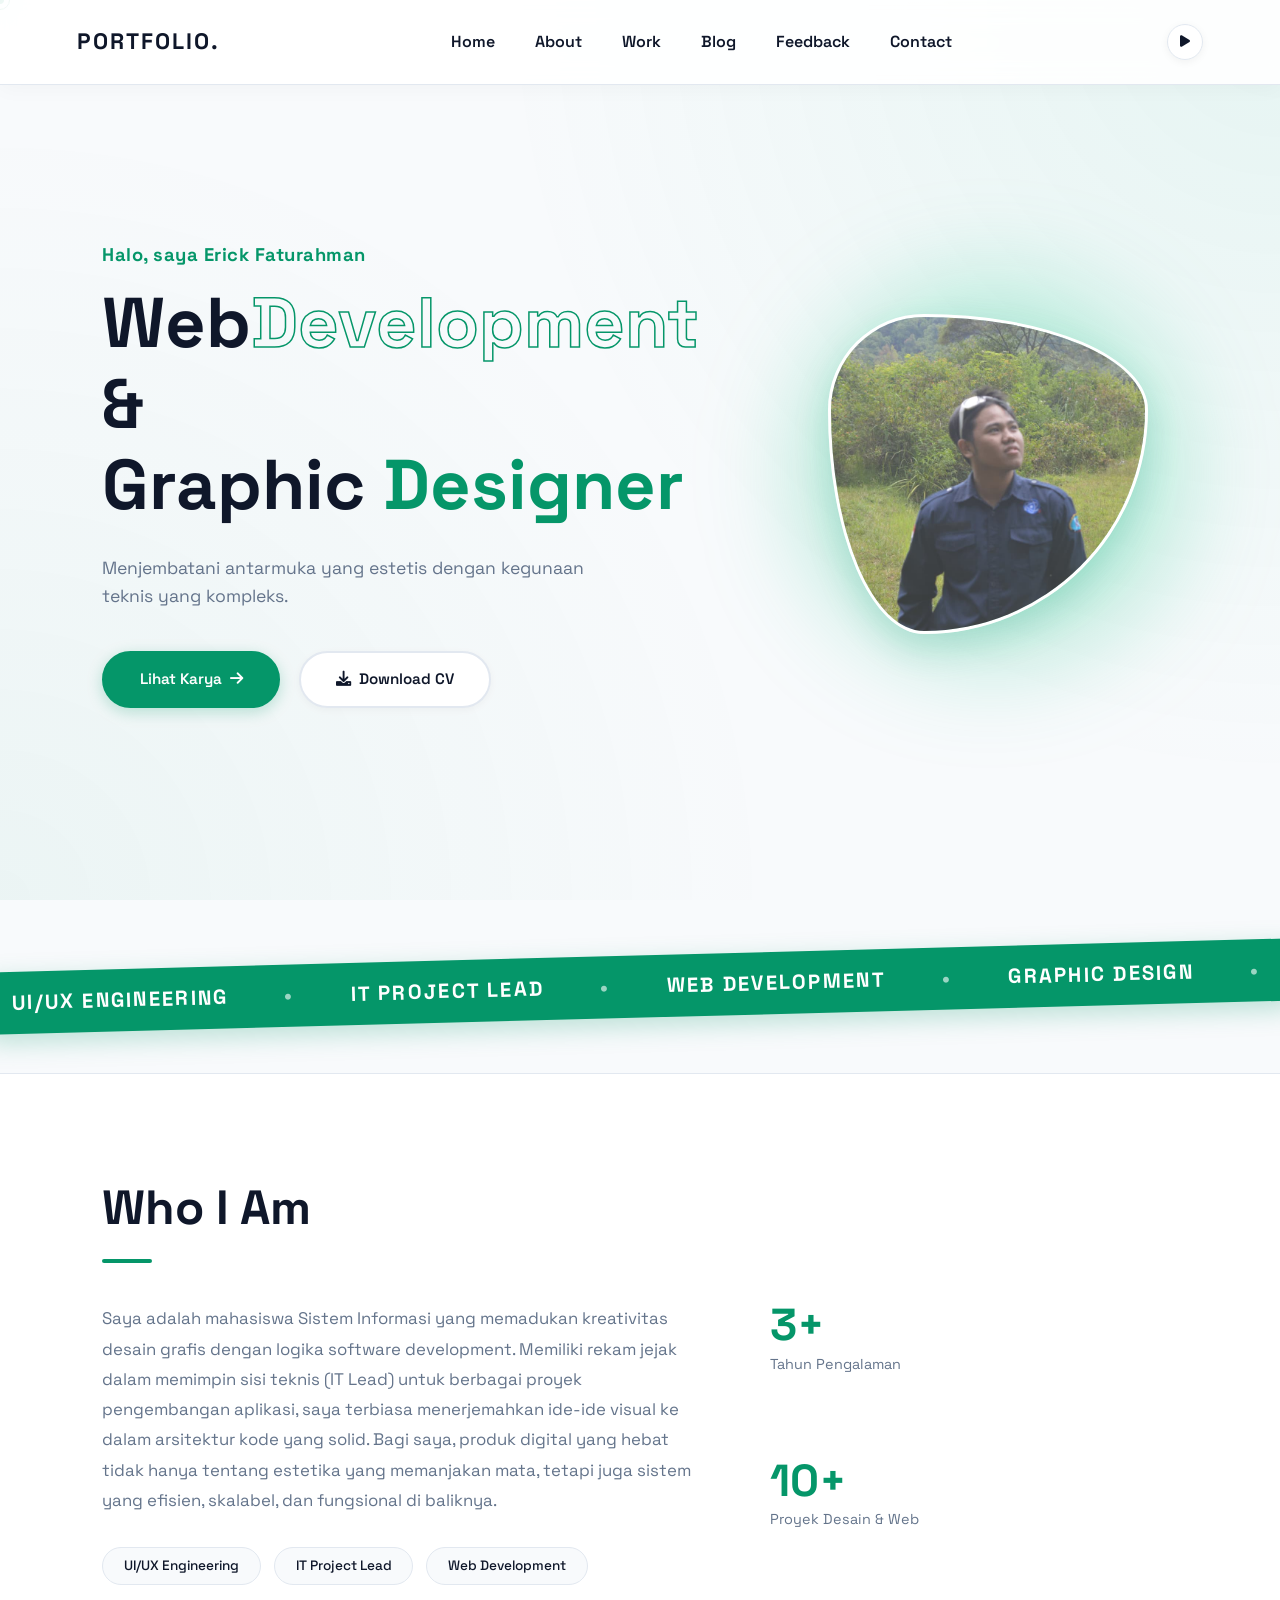
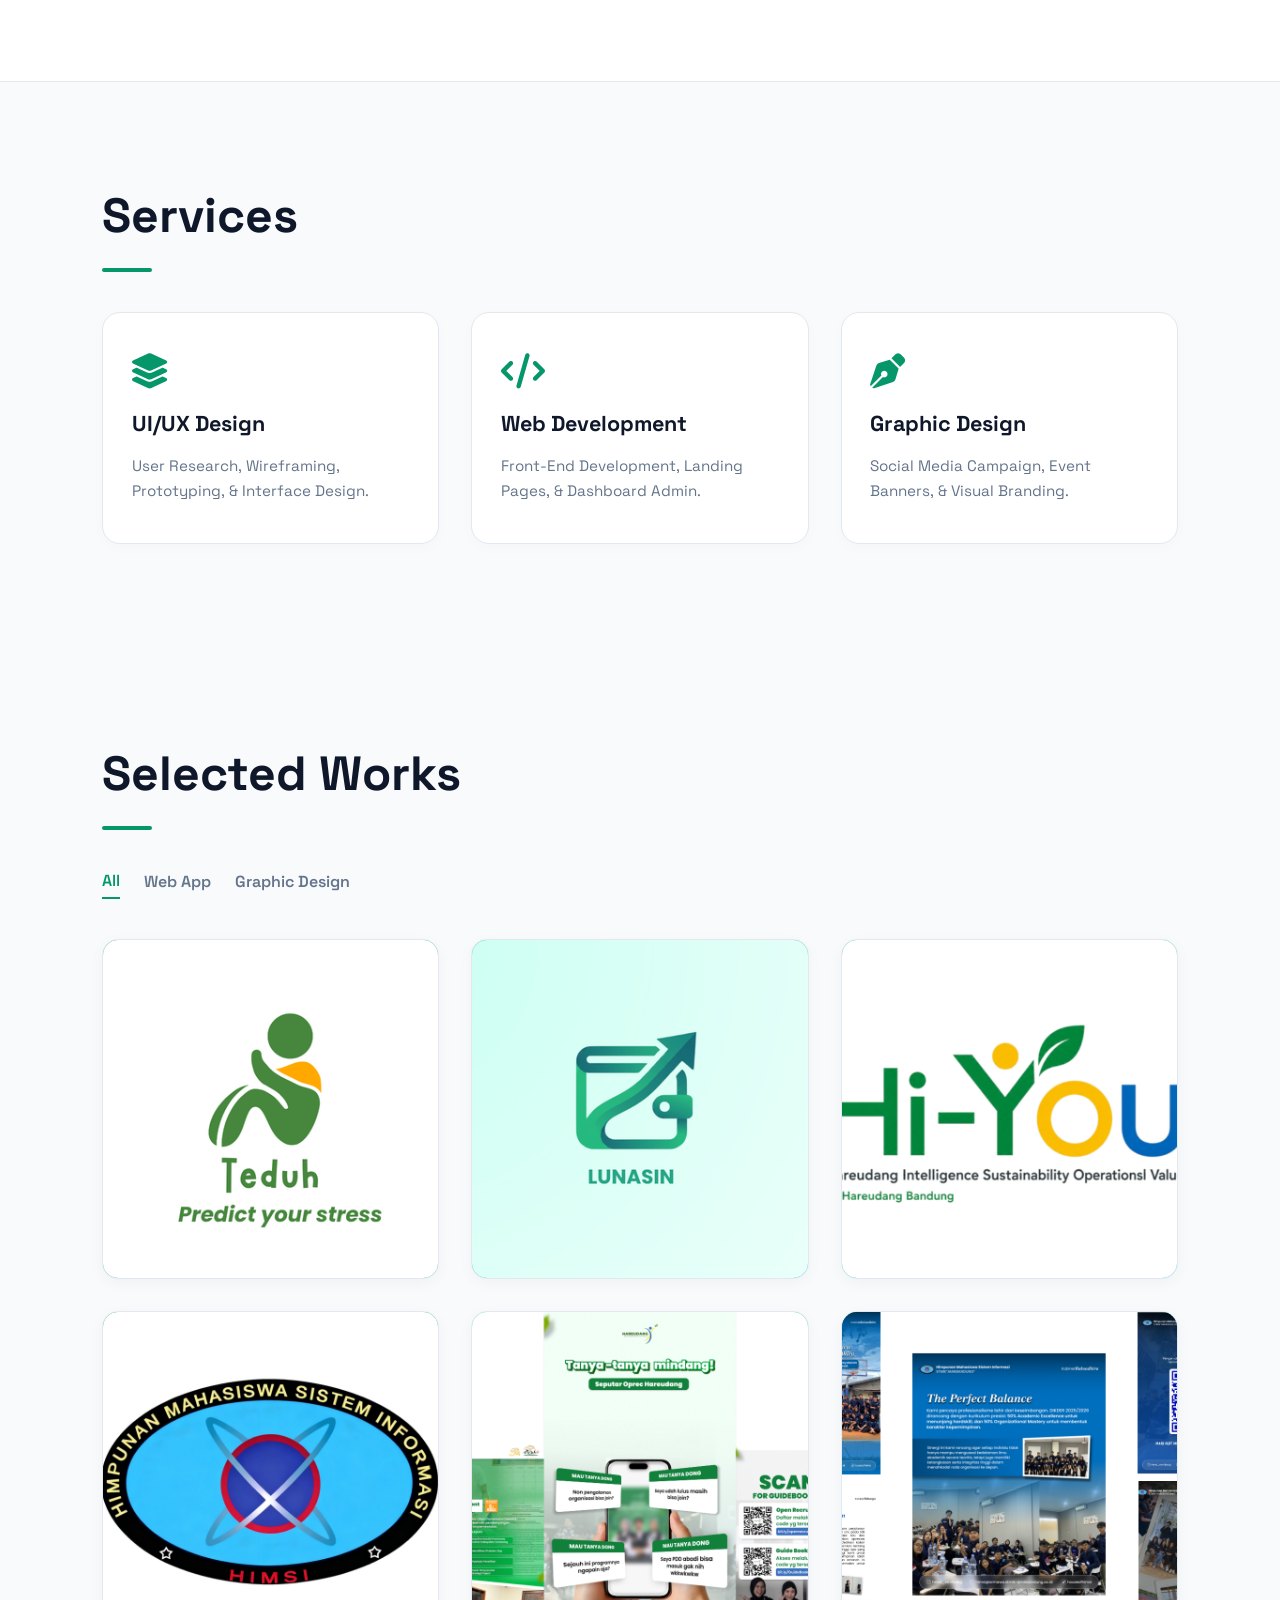
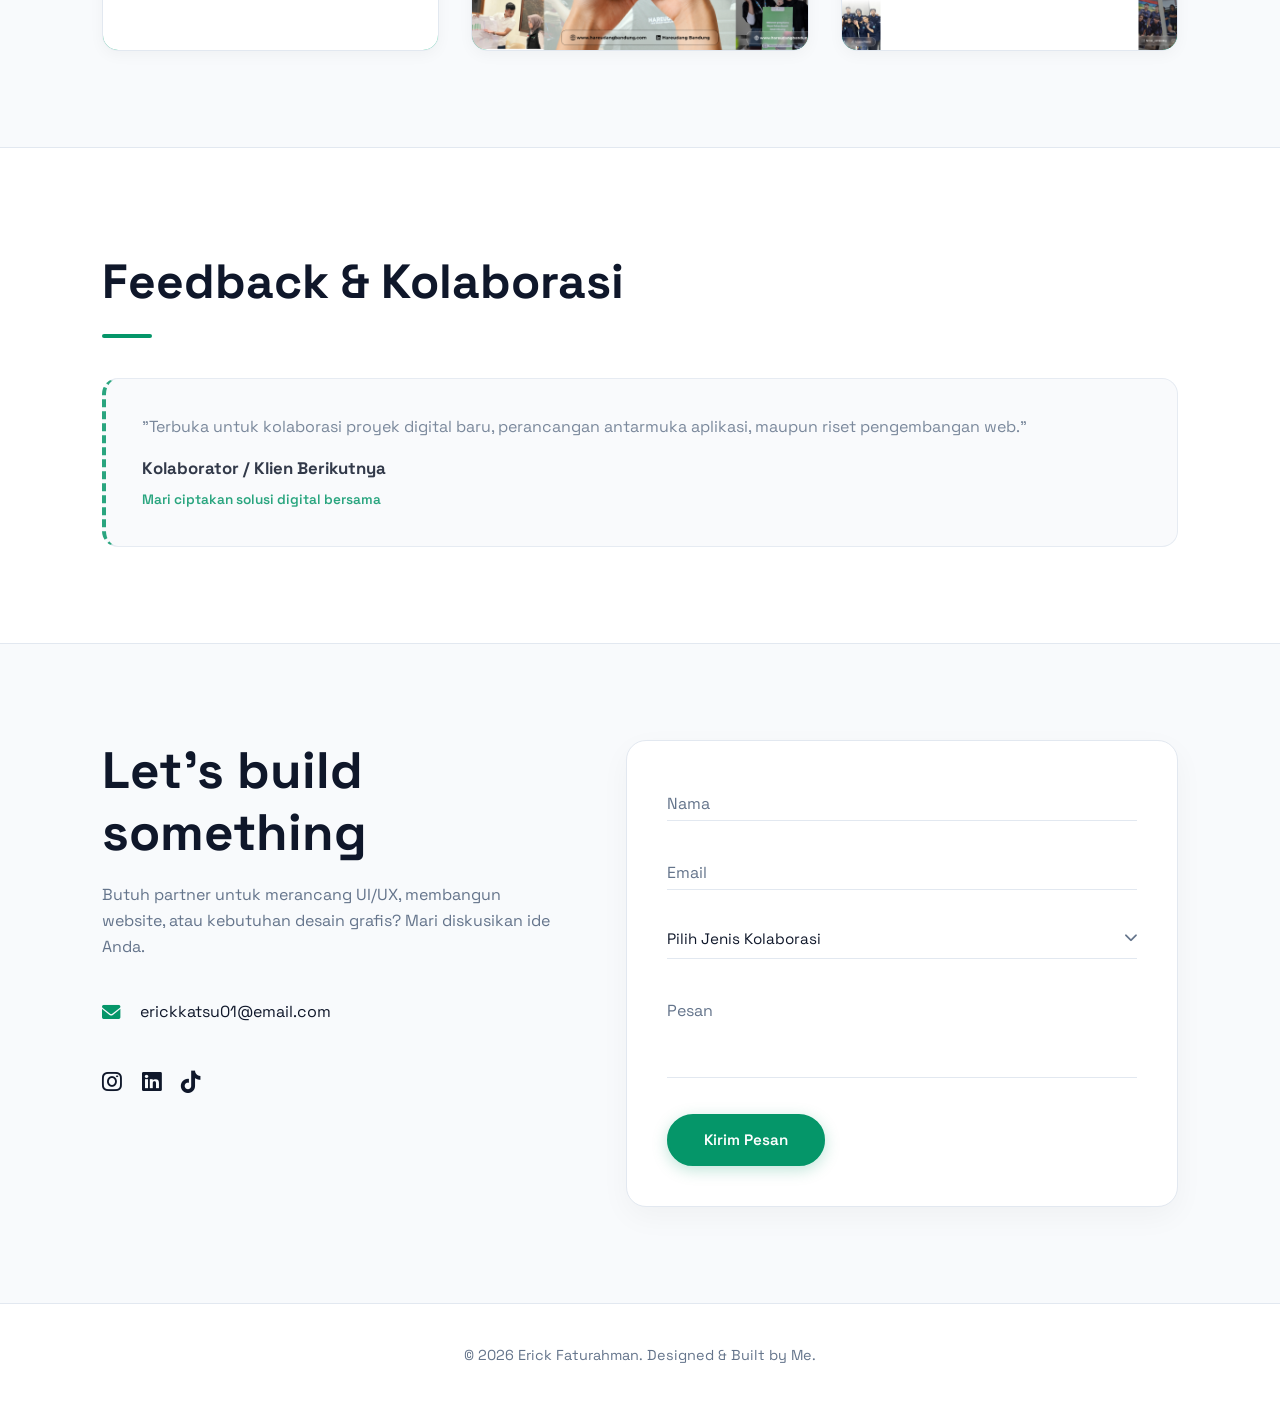
<file: index.html>
<!DOCTYPE html>
<html lang="id">
<head>
    <meta charset="UTF-8">
    <meta name="viewport" content="width=device-width, initial-scale=1.0">
    
    <!-- SEO & Open Graph -->
    <meta property="og:title" content="Erick - UI/UX & Web Developer Portfolio">
    <meta property="og:description" content="Spesialis desain antarmuka, pengembangan web, dan visual storytelling. Lihat karya terbaik saya di sini.">
    <meta property="og:image" content="erik.jpeg">
    <meta property="og:url" content="https://www.erickfaturahman.tech/">
    
    <title>Portofolio Desainer Grafis & UI/UX Engineer</title>
    <link rel="stylesheet" href="style.css">
    <link href="https://fonts.googleapis.com/css2?family=Space+Grotesk:wght@300;400;500;600;700&display=swap" rel="stylesheet">
    <link rel="stylesheet" href="https://cdnjs.cloudflare.com/ajax/libs/font-awesome/6.0.0/css/all.min.css">
</head>
<body>
    <!-- Cursor Kustom -->
    <div class="cursor"></div>
    <div class="cursor2"></div>

    <!-- Navigasi -->
    <nav class="navbar">
        <div class="logo">PORTFOLIO.</div>
        <ul class="nav-links">
            <li><a href="#home">Home</a></li>
            <li><a href="#about">About</a></li>
            <li><a href="#portfolio">Work</a></li>
            <li><a href="blog.html">Blog</a></li>
            <li><a href="#testimonials">Feedback</a></li>
            <li><a href="#contact">Contact</a></li>
        </ul>
        
        <!-- Music Toggle -->
        <div class="music-control">
            <button id="music-btn" class="music-btn" aria-label="Toggle Music">
                <i class="fas fa-play"></i>
            </button>
            <audio id="bg-music" loop>
                <source src="musek.mp3" type="audio/mp3">
            </audio>
        </div>

        <div class="burger">
            <div class="line1"></div>
            <div class="line2"></div>
            <div class="line3"></div>
        </div>
    </nav>

    <!-- Hero Section -->
    <section id="home" class="hero">
        <div class="hero-content">
            <p class="greeting">Halo, saya Erick Faturahman</p>
            <h1 class="headline">Web<span class="outline-text">Development</span> & <br> Graphic <span class="highlight">Designer</span></h1>
            <p class="sub-headline">Menjembatani antarmuka yang estetis dengan kegunaan teknis yang kompleks.</p>
            <div class="hero-buttons">
                <a href="#portfolio" class="btn-primary">Lihat Karya <i class="fas fa-arrow-right"></i></a>
                <a href="cv.pdf" class="btn-secondary" download><i class="fas fa-download"></i> Download CV</a>
            </div>
        </div>
        <div class="hero-visual">
            <div class="circle"></div>
            <div class="image-wrapper">
                <img src="erik.jpeg" alt="Profile Picture Erick" class="profile-img">
            </div>
        </div>
    </section>

    <!-- Marquee Section -->
    <div class="marquee-container">
        <div class="marquee-content">
            <span>UI/UX ENGINEERING</span> <span class="dot">•</span>
            <span>IT PROJECT LEAD</span> <span class="dot">•</span>
            <span>WEB DEVELOPMENT</span> <span class="dot">•</span>
            <span>GRAPHIC DESIGN</span> <span class="dot">•</span>
            <span>UI/UX ENGINEERING</span> <span class="dot">•</span>
            <span>IT PROJECT LEAD</span> <span class="dot">•</span>
            <span>WEB DEVELOPMENT</span> <span class="dot">•</span>
            <span>GRAPHIC DESIGN</span> <span class="dot">•</span>
        </div>
    </div>

    <!-- About Section -->
    <section id="about" class="about">
        <div class="container">
            <div class="section-title">
                <h2>Who I Am</h2>
                <div class="line"></div>
            </div>
            <div class="about-content">
                <div class="about-text">
                    <p>Saya adalah mahasiswa Sistem Informasi yang memadukan kreativitas desain grafis dengan logika software development. Memiliki rekam jejak dalam memimpin sisi teknis (IT Lead) untuk berbagai proyek pengembangan aplikasi, saya terbiasa menerjemahkan ide-ide visual ke dalam arsitektur kode yang solid. Bagi saya, produk digital yang hebat tidak hanya tentang estetika yang memanjakan mata, tetapi juga sistem yang efisien, skalabel, dan fungsional di baliknya.</p>
                    
                    <div class="skills">
                        <div class="skill-tag">UI/UX Engineering</div>
                        <div class="skill-tag">IT Project Lead</div>
                        <div class="skill-tag">Web Development</div>
                    </div>
                </div>
                <div class="stats">
                    <div class="stat-item">
                        <h3>3+</h3>
                        <p>Tahun Pengalaman</p>
                    </div>
                    <div class="stat-item">
                        <h3>10+</h3>
                        <p>Proyek Desain & Web</p>
                    </div>
                </div>
            </div>
        </div>
    </section>

    <!-- Services Section -->
    <section id="services" class="services">
        <div class="container">
            <div class="section-title">
                <h2>Services</h2>
                <div class="line"></div>
            </div>
            <div class="services-grid">
                <div class="service-card">
                    <i class="fas fa-layer-group"></i>
                    <h3>UI/UX Design</h3>
                    <p>User Research, Wireframing, Prototyping, & Interface Design.</p>
                </div>
                <div class="service-card">
                    <i class="fas fa-code"></i>
                    <h3>Web Development</h3>
                    <p>Front-End Development, Landing Pages, & Dashboard Admin.</p>
                </div>
                <div class="service-card">
                    <i class="fas fa-pen-nib"></i>
                    <h3>Graphic Design</h3>
                    <p>Social Media Campaign, Event Banners, & Visual Branding.</p>
                </div>
            </div>
        </div>
    </section>

    <!-- Portfolio Section -->
    <section id="portfolio" class="portfolio">
        <div class="container">
            <div class="section-title">
                <h2>Selected Works</h2>
                <div class="line"></div>
            </div>
            
            <div class="filter-buttons">
                <button class="filter-btn active" data-filter="all">All</button>
                <button class="filter-btn" data-filter="webdev">Web App</button>
                <button class="filter-btn" data-filter="graphic">Graphic Design</button>
            </div>

            <div class="gallery">
                <!-- Item 1: Teduh -->
                <div class="gallery-item" data-category="webdev" 
                     data-title="Web App Teduh" 
                     data-desc="Platform web terintegrasi Machine Learning untuk deteksi dini tingkat stres. Memanfaatkan algoritma Random Forest Classifier untuk menganalisis 13 indikator metrik."
                     data-problem="Menerjemahkan data hasil prediksi AI yang kompleks menjadi antarmuka web yang empatik, menenangkan, dan tidak mengintimidasi pengguna."
                     data-process="Merancang prototipe psikologis di Figma, menerjemahkannya dengan HTML & Tailwind CSS, dan menghubungkannya dengan endpoint API prediksi."
                     data-solution="Dashboard interaktif yang menampilkan hasil deteksi beserta faktor pemicu utama stres secara real-time dan mudah dipahami.">
                    <div class="image-placeholder gradient-1">
                        <img src="./teduh.png" alt="Aplikasi Teduh" class="gallery-img-overlay">
                    </div>
                    <div class="overlay">
                        <h3>Sistem Teduh</h3>
                        <p>Web App - Klik untuk Detail</p>
                    </div>
                </div>

                <!-- Item 2: Lunasin -->
                <div class="gallery-item" data-category="webdev"
                     data-title="Web App LUNASIN"
                     data-desc="Platform web manajemen keuangan organisasi untuk mendigitalisasi pembukuan kas konvensional. Memanfaatkan framework Laravel 11 dan integrasi WhatsApp Gateway API untuk otomatisasi pengiriman struk digital secara real-time."
                     data-problem="Mengatasi tingginya risiko human error pada pencatatan manual dan kurangnya transparansi data kas, serta merancang alur validasi bukti transfer yang cepat dan efisien bagi bendahara tanpa mengintimidasi anggota."
                     data-process="Merancang purwarupa antarmuka modern dengan pendekatan mobile-first dan tata letak Bento Grid di Figma, kemudian mengimplementasikannya menggunakan ekosistem Laravel dan Tailwind CSS."
                     data-solution="Menghasilkan dashboard transparansi sirkulasi dana interaktif yang dapat dipantau anggota secara terbuka, serta sistem antrean validasi satu pintu yang langsung memicu pengiriman notifikasi WhatsApp otomatis saat iuran berhasil diverifikasi.">
                    <div class="image-placeholder gradient-2">
                        <img src="./LUNASIN.png" alt="LUNASIN" class="gallery-img-overlay">
                    </div>
                    <div class="overlay">
                        <h3>LUNASIN</h3>
                        <p>Web App - Klik untuk Detail</p>
                    </div>
                </div>

                <!-- Item 3: HI-YOU -->
                <div class="gallery-item" data-category="webdev"
                     data-title="HI-YOU by Hareudang Bandung"
                     data-desc="HI-YOU (Hareudang Intelligence Sustainability Operational Value) adalah sistem intelijen operasional berbasis data yang dirancang untuk membantu bisnis kuliner mengidentifikasi, mengukur, dan mengendalikan food waste."
                     data-problem="Makanan yang terbuang bukan sekadar masalah lingkungan, tetapi juga mengakibatkan kebocoran profit tersembunyi (profit leakage) dari bahan baku hingga sisa porsi yang tidak terjual."
                     data-process="Mengintegrasikan pencatatan harian sisa makanan (plate & warehouse waste), sistem melakukan kalkulasi otomatis kerugian Rupiah dan emisi gas metana, lalu menganalisis tren data historis."
                     data-solution="Menyediakan dashboard visual yang menampilkan metrik keberlanjutan, rekomendasi aksi belanja (AI Prediksi Belanja), serta fitur ekspor laporan PDF untuk audit berbasis analitik.">
                    <div class="image-placeholder gradient-2">
                        <img src="./logohiyou.png" alt="HI-YOU Dashboard" class="gallery-img-overlay">
                    </div>
                    <div class="overlay">
                        <h3>HI-YOU</h3>
                        <p>Web App - Klik untuk Detail</p>
                    </div>
                </div>

                <!-- Item 4: Website HIMSI -->
                <div class="gallery-item" data-category="webdev"
                     data-title="Official Website HIMSI STMIK 'AMIKBANDUNG'"
                     data-desc="Pengembangan website resmi HIMSI sebagai pusat informasi, arsip kegiatan, dan profil organisasi yang interaktif dan mudah diakses melalui mesin pencari."
                     data-problem="Himpunan membutuhkan platform untuk membangun citra profesional dan menyentralisasikan pintu informasi agar mahasiswa tidak lagi bergantung pada broadcast chat semata."
                     data-process="Menyusun arsitektur navigasi modular untuk kemudahan pembaruan konten, serta mengeksekusi antarmuka menggunakan HTML5 Semantik, Tailwind CSS, dan Vanilla JavaScript."
                     data-solution="Menghasilkan portofolio digital permanen yang mempercepat akses informasi bagi civitas akademika sekaligus mempermudah divisi eksternal dalam pengajuan kerja sama dan sponsorship.">
                    <div class="image-placeholder gradient-1">
                        <img src="./himsi.png" alt="Website HIMSI Dashboard" class="gallery-img-overlay">
                    </div>
                    <div class="overlay">
                        <h3>Web HIMSI</h3>
                        <p>Company Profile - Klik untuk Detail</p>
                    </div>
                </div>

                <!-- Item 5: Graphic Design - Hareudang Bandung -->
                <div class="gallery-item" data-category="graphic"
                     data-title="Visual Assets NGO Hareudang Bandung"
                     data-desc="Manajemen dan produksi aset visual secara menyeluruh untuk NGO Hareudang Bandung, mencakup desain media sosial (Instagram Feeds & Story) hingga tata letak (layout) modul edukasi."
                     data-problem="Organisasi non-profit membutuhkan identitas visual yang konsisten untuk mengkampanyekan isu lingkungan dan sosial, serta modul edukasi yang tidak membosankan saat dibaca masyarakat luas."
                     data-process="Membangun sistem desain (design system) yang seragam, mengeksekusi konten kampanye harian yang engaging, dan merancang hierarki tipografi yang nyaman dibaca pada media digital maupun cetak."
                     data-solution="Menghasilkan puluhan aset visual terstandarisasi yang sukses meningkatkan engagement kampanye digital Hareudang Bandung dan memperjelas pesan materi edukasi.">
                    <div class="image-placeholder gradient-3">
                        <img src="./hareudang.png" alt="Desain Grafis Hareudang" class="gallery-img-overlay">
                    </div>
                    <div class="overlay">
                        <h3>NGO Hareudang</h3>
                        <p>Graphic Design - Klik untuk Detail</p>
                    </div>
                </div>

                <!-- Item 6: Graphic Design - HIMSI -->
                <div class="gallery-item" data-category="graphic"
                     data-title="Media Publikasi HIMSI STMIK 'AMIKBANDUNG'"
                     data-desc="Pembuatan materi publikasi digital harian untuk kegiatan Himpunan Mahasiswa Sistem Informasi (HIMSI), difokuskan pada manajemen konten Instagram Feeds dan Story."
                     data-problem="Diperlukan alur informasi visual yang cepat, rapi, dan menarik untuk mengkomunikasikan agenda himpunan, seminar, dan pengumuman akademik tanpa kehilangan identitas warna organisasi."
                     data-process="Merancang template desain yang modular untuk pengumuman rutin, serta mengeksekusi poster digital secara cepat dan responsif untuk setiap event program kerja himpunan."
                     data-solution="Menjaga konsistensi dan profesionalitas media sosial himpunan, yang berdampak pada kelancaran distribusi informasi dan meningkatnya antusiasme mahasiswa terhadap acara kampus.">
                    <div class="image-placeholder gradient-4">
                        <img src="./himsiport.png" alt="Desain Grafis HIMSI" class="gallery-img-overlay">
                    </div>
                    <div class="overlay">
                        <h3>Publikasi HIMSI</h3>
                        <p>Graphic Design - Klik untuk Detail</p>
                    </div>
                </div>
            </div>
        </div>
    </section>

    <!-- Testimonials Section -->
    <section id="testimonials" class="testimonials">
        <div class="container">
            <div class="section-title">
                <h2>Feedback & Kolaborasi</h2>
                <div class="line"></div>
            </div>
            <div class="testimonial-grid">
                <div class="testimonial-card" style="border-left: 4px dashed var(--accent-color); opacity: 0.85;">
                    <p style="font-style: normal; margin-bottom: 1rem;">"Terbuka untuk kolaborasi proyek digital baru, perancangan antarmuka aplikasi, maupun riset pengembangan web."</p>
                    <div class="client-info">
                        <h4>Kolaborator / Klien Berikutnya</h4>
                        <span>Mari ciptakan solusi digital bersama</span>
                    </div>
                </div>
            </div>
        </div>
    </section>

    <!-- Contact Section -->
    <section id="contact" class="contact">
        <div class="container">
            <div class="contact-wrapper">
                <div class="contact-info">
                    <h2>Let's build something</h2>
                    <p>Butuh partner untuk merancang UI/UX, membangun website, atau kebutuhan desain grafis? Mari diskusikan ide Anda.</p>
                    <div class="contact-details">
                        <div class="detail">
                            <i class="fas fa-envelope"></i>
                            <span>erickkatsu01@email.com</span>
                        </div>
                        <div class="socials">
                            <a href="https://www.instagram.com/rikftrhman_/" target="_blank" rel="noopener noreferrer" aria-label="Instagram"><i class="fab fa-instagram"></i></a>
                            <a href="https://www.linkedin.com/in/erickfaturahman/" target="_blank" rel="noopener noreferrer" aria-label="LinkedIn"><i class="fab fa-linkedin"></i></a>
                            <a href="https://www.tiktok.com/@rikculerssss" target="_blank" rel="noopener noreferrer" aria-label="TikTok"><i class="fab fa-tiktok"></i></a>
                        </div>
                    </div>
                </div>
                <!-- Action Endpoint Formspree Aktif -->
                <form class="contact-form" action="https://formspree.io/f/mwlkaooz" method="POST">
                    <div class="input-group">
                        <input type="text" name="name" required>
                        <label>Nama</label>
                    </div>
                    <div class="input-group">
                        <input type="email" name="email" required>
                        <label>Email</label>
                    </div>
                    <div class="input-group select-group">
                        <select name="project_type" required>
                            <option value="" disabled selected hidden>Pilih Jenis Kolaborasi</option>
                            <option value="UI/UX Design">UI/UX Design</option>
                            <option value="Web Development">Web Development</option>
                            <option value="Graphic Design">Graphic Design</option>
                        </select>
                        <i class="fas fa-chevron-down select-icon"></i>
                    </div>
                    <div class="input-group">
                        <textarea name="message" required></textarea>
                        <label>Pesan</label>
                    </div>
                    <button type="submit" class="btn-primary">Kirim Pesan</button>
                </form>
            </div>
        </div>
    </section>

    <!-- Project Modal -->
    <div id="project-modal" class="modal">
        <div class="modal-content">
            <span class="close-modal">&times;</span>
            <div id="modal-img-placeholder" class="modal-hero"></div>
            <h2 id="modal-title">Judul Project</h2>
            <p class="modal-tags" id="modal-category">Kategori</p>
            <div class="modal-body">
                <h3>About Project</h3>
                <p id="modal-desc">Deskripsi project...</p>
                
                <h3>Challenge</h3>
                <p id="modal-problem">Masalah yang dihadapi...</p>
                
                <h3>Process & Solution</h3>
                <p id="modal-process">Proses pengerjaan...</p>
                <p id="modal-solution">Solusi yang diberikan...</p>
            </div>
        </div>
    </div>

    <footer>
        <p>&copy; 2026 Erick Faturahman. Designed & Built by Me.</p>
    </footer>

    <script src="script.js"></script>
</body>
</html>
</file>
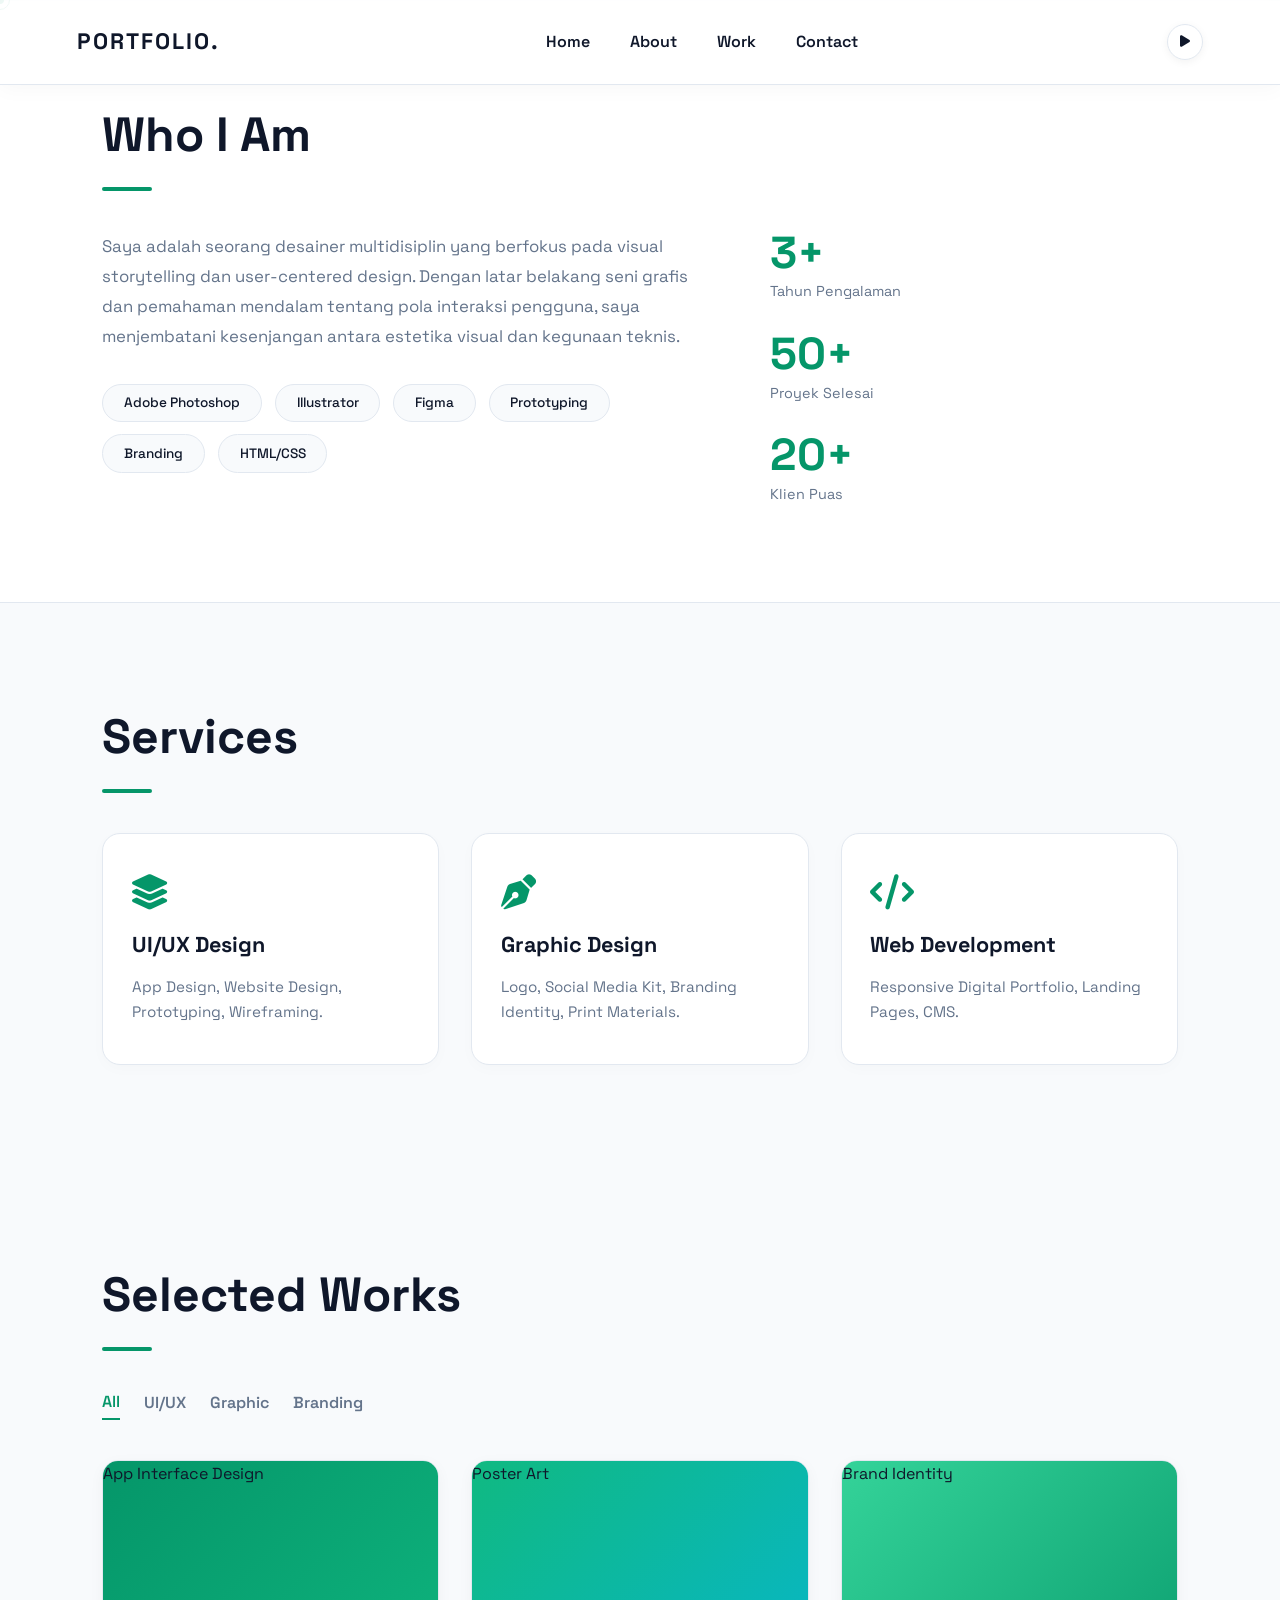
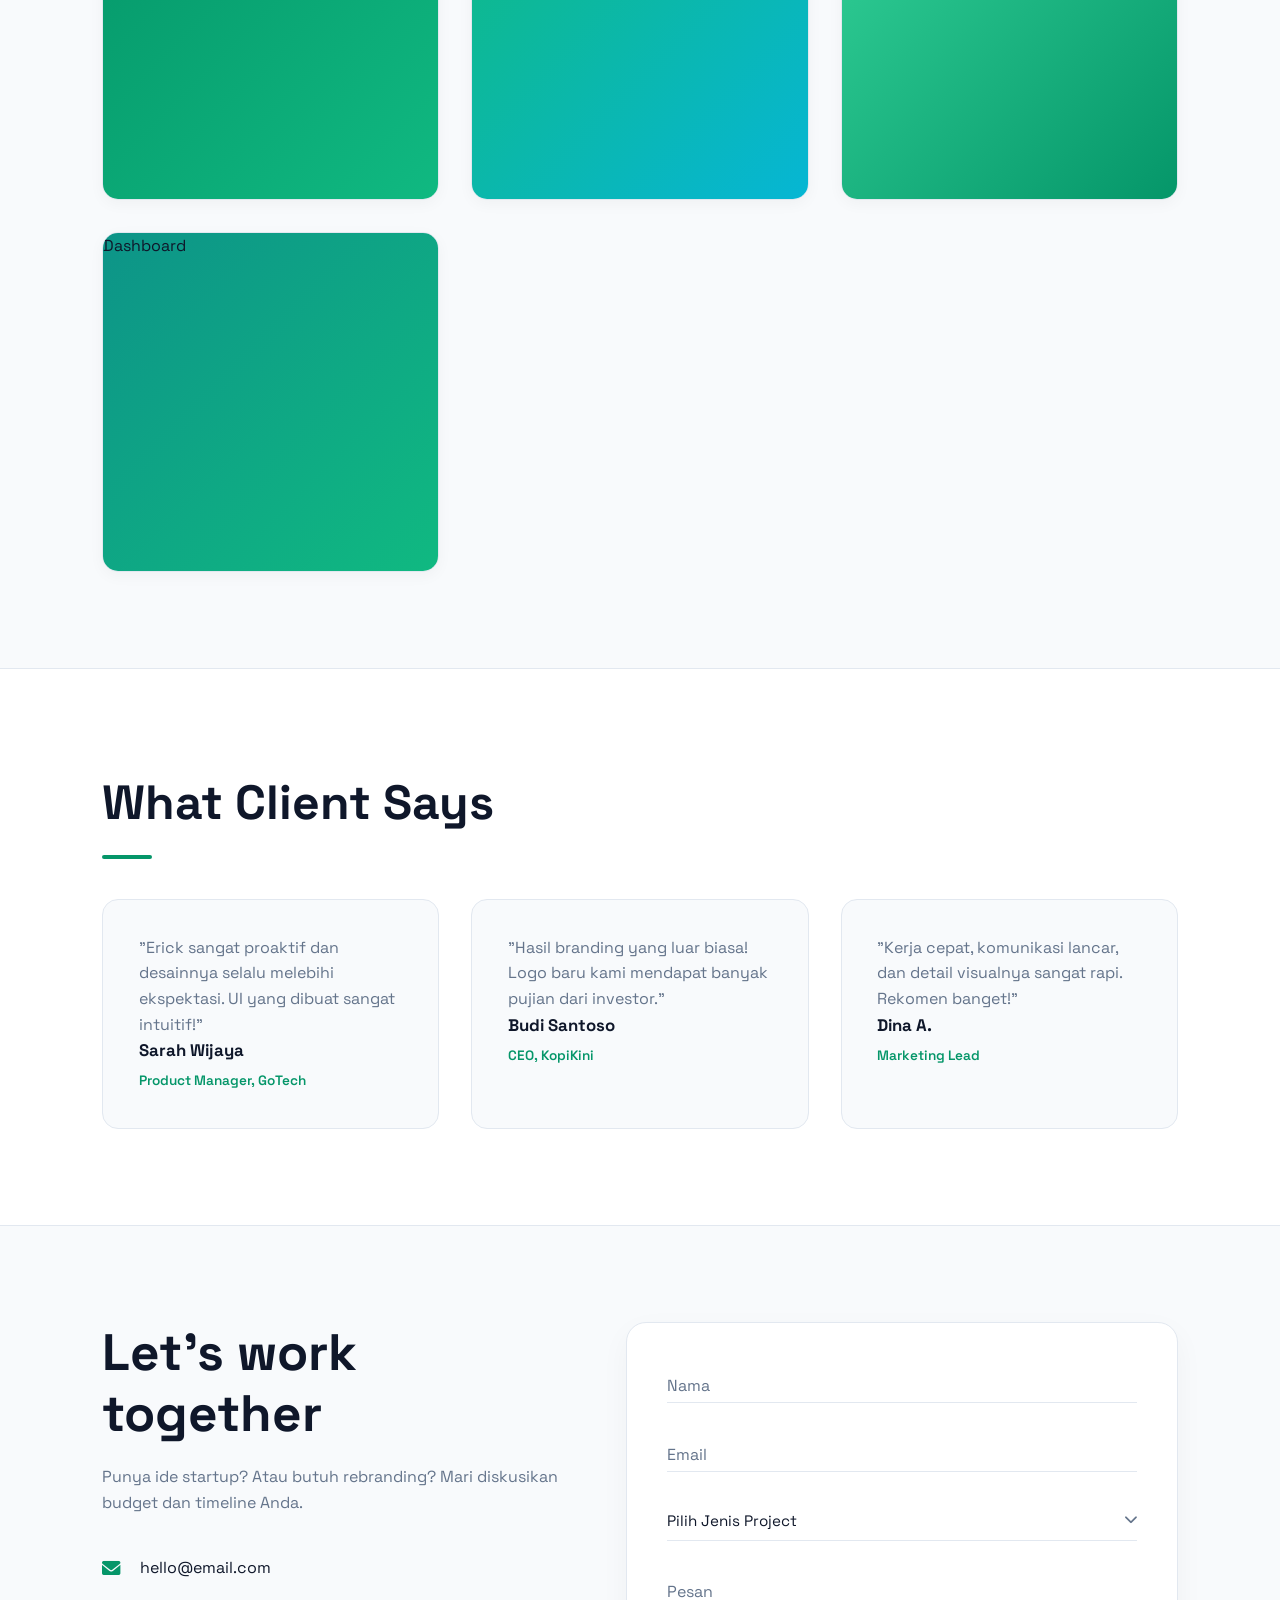
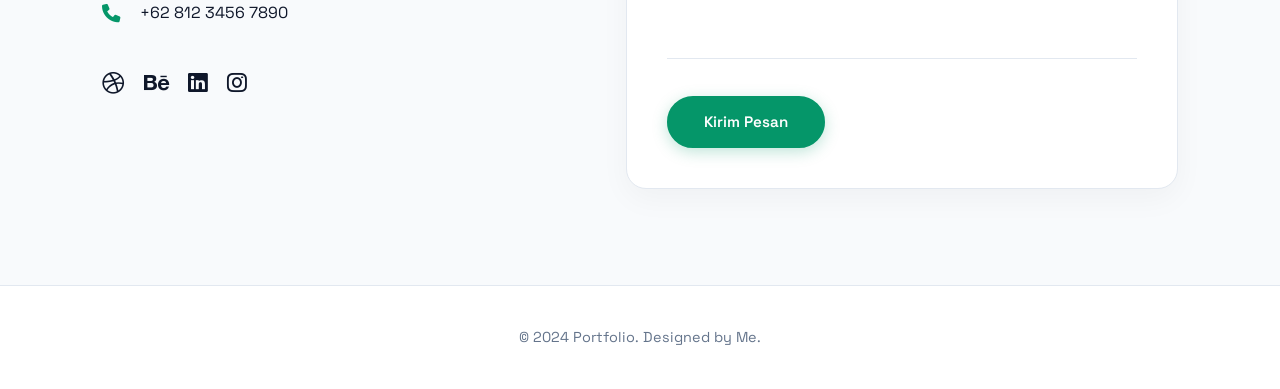
<file: 2.html>
<!DOCTYPE html>
<html lang="id">
<head>
    <meta charset="UTF-8">
    <meta name="viewport" content="width=device-width, initial-scale=1.0">
    
    <!-- SEO & Open Graph -->
    <meta property="og:title" content="Erick - UI/UX & Graphic Designer Portfolio">
    <meta property="og:description" content="Spesialis desain antarmuka dan branding visual. Lihat karya terbaik saya di sini.">
    <meta property="og:image" content="erik.jpeg">
    <meta property="og:url" content="https://portofolio-erick.com">
    
    <title>Portofolio Desainer Grafis & UI/UX</title>
    <link rel="stylesheet" href="style.css">
    <link href="https://fonts.googleapis.com/css2?family=Space+Grotesk:wght@300;400;500;600;700&display=swap" rel="stylesheet">
    <link rel="stylesheet" href="https://cdnjs.cloudflare.com/ajax/libs/font-awesome/6.0.0/css/all.min.css">
</head>
<body>
    <!-- Cursor Kustom -->
    <div class="cursor"></div>
    <div class="cursor2"></div>

    <!-- Navigasi -->
    <nav class="navbar">
        <div class="logo">PORTFOLIO.</div>
        <ul class="nav-links">
            <li><a href="#home">Home</a></li>
            <li><a href="#about">About</a></li>
            <li><a href="#portfolio">Work</a></li>
            <li><a href="#contact">Contact</a></li>
        </ul>
        
        <!-- Music Toggle -->
        <div class="music-control">
            <button id="music-btn" class="music-btn">
                <i class="fas fa-play"></i>
            </button>
            <audio id="bg-music" loop>
                <!-- Ganti 'your-music.mp3' dengan file lagu Anda -->
                <source src="musek.mp3" type="audio/mp3">
            </audio>
        </div>

        <div class="burger">
            <div class="line1"></div>
            <div class="line2"></div>
            <div class="line3"></div>
        </div>
    </nav>


    <!-- About Section -->
    <section id="about" class="about">
        <div class="container">
            <div class="section-title">
                <h2>Who I Am</h2>
                <div class="line"></div>
            </div>
            <div class="about-content">
                <div class="about-text">
                    <p>Saya adalah seorang desainer multidisiplin yang berfokus pada visual storytelling dan user-centered design. Dengan latar belakang seni grafis dan pemahaman mendalam tentang pola interaksi pengguna, saya menjembatani kesenjangan antara estetika visual dan kegunaan teknis.</p>
                    
                    <div class="skills">
                        <div class="skill-tag">Adobe Photoshop</div>
                        <div class="skill-tag">Illustrator</div>
                        <div class="skill-tag">Figma</div>
                        <div class="skill-tag">Prototyping</div>
                        <div class="skill-tag">Branding</div>
                        <div class="skill-tag">HTML/CSS</div>
                    </div>
                </div>
                <div class="stats">
                    <div class="stat-item">
                        <h3>3+</h3>
                        <p>Tahun Pengalaman</p>
                    </div>
                    <div class="stat-item">
                        <h3>50+</h3>
                        <p>Proyek Selesai</p>
                    </div>
                    <div class="stat-item">
                        <h3>20+</h3>
                        <p>Klien Puas</p>
                    </div>
                </div>
            </div>
        </div>
    </section>

            </div>
        </div>
    </section>

    <!-- Services Section -->
    <section id="services" class="services">
        <div class="container">
            <div class="section-title">
                <h2>Services</h2>
                <div class="line"></div>
            </div>
            <div class="services-grid">
                <div class="service-card">
                    <i class="fas fa-layer-group"></i>
                    <h3>UI/UX Design</h3>
                    <p>App Design, Website Design, Prototyping, Wireframing.</p>
                </div>
                <div class="service-card">
                    <i class="fas fa-pen-nib"></i>
                    <h3>Graphic Design</h3>
                    <p>Logo, Social Media Kit, Branding Identity, Print Materials.</p>
                </div>
                <div class="service-card">
                    <i class="fas fa-code"></i>
                    <h3>Web Development</h3>
                    <p>Responsive Digital Portfolio, Landing Pages, CMS.</p>
                </div>
            </div>
        </div>
    </section>

    <!-- Portfolio Section -->
    <section id="portfolio" class="portfolio">
        <div class="container">
            <div class="section-title">
                <h2>Selected Works</h2>
                <div class="line"></div>
            </div>
            
            <div class="filter-buttons">
                <button class="filter-btn active" data-filter="all">All</button>
                <button class="filter-btn" data-filter="uiux">UI/UX</button>
                <button class="filter-btn" data-filter="graphic">Graphic</button>
                <button class="filter-btn" data-filter="branding">Branding</button>
            </div>

            <div class="gallery">
                <!-- Item 1 UI/UX -->
                <div class="gallery-item" data-category="uiux" 
                     data-title="Finance App" 
                     data-desc="Platform manajemen keuangan pribadi yang membantu pengguna melacak pengeluaran dengan lebih bijak."
                     data-problem="Pengguna sering lupa mencatat pengeluaran kecil karena proses input yang ribet dan antarmuka yang membosankan."
                     data-process="Dimulai dengan user research, membuat persona, wireframing, hingga high-fidelity design di Figma."
                     data-solution="Desain yang bersih, input satu jari, dan visualisasi data yang menarik untuk meningkatkan engagement.">
                    <div class="image-placeholder gradient-1">
                        <span>App Interface Design</span>
                    </div>
                    <div class="overlay">
                        <h3>Finance App</h3>
                        <p>UI/UX Design - Klik untuk Detail</p>
                    </div>
                </div>

                <!-- Item 2 Graphic -->
                <div class="gallery-item" data-category="graphic"
                     data-title="Festival Poster"
                     data-desc="Poster promosi untuk festival musik jazz tahunan."
                     data-problem="Klien ingin poster yang 'catchy' tapi tetap elegan dan merepresentasikan nuansa jazz malam hari."
                     data-process="Eksplorasi tipografi retro dan palet warna neon."
                     data-solution="Menggabungkan elemen instrumen musik dengan gaya visual synthwave.">
                    <div class="image-placeholder gradient-2">
                        <span>Poster Art</span>
                    </div>
                    <div class="overlay">
                        <h3>Festival Poster</h3>
                        <p>Graphic Design - Klik untuk Detail</p>
                    </div>
                </div>

                <!-- Item 3 Branding -->
                <div class="gallery-item" data-category="branding"
                     data-title="Tech Startup"
                     data-desc="Identitas visual untuk startup teknologi AI."
                     data-problem="Startup butuh logo yang futuristik tapi tetap terlihat humanis dan ramah."
                     data-process="Brainstorming keyword: AI, Koneksi, Masa Depan."
                     data-solution="Logo berbentuk simpul jaringan yang menyerupai otak manusia.">
                    <div class="image-placeholder gradient-3">
                        <span>Brand Identity</span>
                    </div>
                    <div class="overlay">
                        <h3>Tech Startup</h3>
                        <p>Branding - Klik untuk Detail</p>
                    </div>
                </div>

                <!-- Item 4 UI/UX -->
                <div class="gallery-item" data-category="uiux"
                     data-title="Analytics Dashboard"
                     data-desc="Dashboard admin untuk memantau data penjualan real-time."
                     data-problem="Data yang terlalu kompleks membuat manajer bingung mengambil keputusan cepat."
                     data-process="Melakukan audit informasi dan menyederhanakan hierarki visual."
                     data-solution="Dashboard dengan layout modular dan prioritas informasi utama di bagian atas.">
                    <div class="image-placeholder gradient-4">
                        <span>Dashboard</span>
                    </div>
                    <div class="overlay">
                        <h3>Analytics Dashboard</h3>
                        <p>UI/UX Design - Klik untuk Detail</p>
                    </div>
                </div>
            </div>
        </div>
    </section>

    <!-- Testimonials Section -->
    <section id="testimonials" class="testimonials">
        <div class="container">
            <div class="section-title">
                <h2>What Client Says</h2>
                <div class="line"></div>
            </div>
            <div class="testimonial-grid">
                <div class="testimonial-card">
                    <p>"Erick sangat proaktif dan desainnya selalu melebihi ekspektasi. UI yang dibuat sangat intuitif!"</p>
                    <div class="client-info">
                        <h4>Sarah Wijaya</h4>
                        <span>Product Manager, GoTech</span>
                    </div>
                </div>
                <div class="testimonial-card">
                    <p>"Hasil branding yang luar biasa! Logo baru kami mendapat banyak pujian dari investor."</p>
                    <div class="client-info">
                        <h4>Budi Santoso</h4>
                        <span>CEO, KopiKini</span>
                    </div>
                </div>
                <div class="testimonial-card">
                    <p>"Kerja cepat, komunikasi lancar, dan detail visualnya sangat rapi. Rekomen banget!"</p>
                    <div class="client-info">
                        <h4>Dina A.</h4>
                        <span>Marketing Lead</span>
                    </div>
                </div>
            </div>
        </div>
    </section>

    <!-- Contact Section -->
    <section id="contact" class="contact">
        <div class="container">
            <div class="contact-wrapper">
                <div class="contact-info">
                    <h2>Let's work together</h2>
                    <p>Punya ide startup? Atau butuh rebranding? Mari diskusikan budget dan timeline Anda.</p>
                    <div class="contact-details">
                        <div class="detail">
                            <i class="fas fa-envelope"></i>
                            <span>hello@email.com</span>
                        </div>
                        <div class="detail">
                            <i class="fas fa-phone"></i>
                            <span>+62 812 3456 7890</span>
                        </div>
                        <div class="socials">
                            <a href="#"><i class="fab fa-dribbble"></i></a>
                            <a href="#"><i class="fab fa-behance"></i></a>
                            <a href="#"><i class="fab fa-linkedin"></i></a>
                            <a href="#"><i class="fab fa-instagram"></i></a>
                        </div>
                    </div>
                </div>
                <form class="contact-form" action="https://formspree.io/f/EMAIL_ANDA_DISINI" method="POST">
                    <div class="input-group">
                        <input type="text" name="name" required>
                        <label>Nama</label>
                    </div>
                    <div class="input-group">
                        <input type="email" name="email" required>
                        <label>Email</label>
                    </div>
                    <div class="input-group select-group">
                        <select name="project_type" required>
                            <option value="" disabled selected hidden>Pilih Jenis Project</option>
                            <option value="UI/UX Design">UI/UX Design</option>
                            <option value="Graphic Design">Graphic Design</option>
                            <option value="Branding">Branding</option>
                            <option value="Other">Lainnya</option>
                        </select>
                        <i class="fas fa-chevron-down select-icon"></i>
                    </div>
                    <div class="input-group">
                        <textarea name="message" required></textarea>
                        <label>Pesan</label>
                    </div>
                    <button type="submit" class="btn-primary">Kirim Pesan</button>
                </form>
            </div>
        </div>
    </section>

    <!-- Project Modal -->
    <div id="project-modal" class="modal">
        <div class="modal-content">
            <span class="close-modal">&times;</span>
            <div id="modal-img-placeholder" class="modal-hero"></div>
            <h2 id="modal-title">Judul Project</h2>
            <p class="modal-tags" id="modal-category">UI/UX Design</p>
            <div class="modal-body">
                <h3>About Project</h3>
                <p id="modal-desc">Deskripsi project...</p>
                
                <h3>Challenge</h3>
                <p id="modal-problem">Masalah yang dihadapi...</p>
                
                <h3>Process & Solution</h3>
                <p id="modal-process">Proses pengerjaan...</p>
                <p id="modal-solution">Solusi yang diberikan...</p>
            </div>
            <a href="#" class="btn-primary modal-btn">Lihat Live Project (Demo)</a>
        </div>
    </div>

    <footer>
        <p>&copy; 2024 Portfolio. Designed by Me.</p>
    </footer>

    <script src="script.js"></script>
</body>
</html>
</file>
<file: style.css>
/* Reset & Basic Styles */
* {
    margin: 0;
    padding: 0;
    box-sizing: border-box;
    font-family: 'Space Grotesk', sans-serif;
}

:root {
    --bg-color: #f8fafc;        /* Latar belakang putih bersih */
    --surface-card: #ffffff;    /* Kartu putih */
    --text-color: #0f172a;      /* Teks hitam slate tajam */
    --accent-color: #059669;    /* Hijau Emerald segar */
    --secondary-accent: #10b981;/* Mint Green */
    --accent-glow: rgba(5, 150, 105, 0.2);
    --border-color: #e2e8f0;    /* Border abu-abu tipis clean */
    --grey: #e2e8f0;
    --light-grey: #64748b;      /* Teks sekunder abu-abu terbaca */
}

body {
    background-color: var(--bg-color);
    color: var(--text-color);
    overflow-x: hidden;
    line-height: 1.6;
}

/* Custom Scrollbar */
::-webkit-scrollbar {
    width: 8px;
}
::-webkit-scrollbar-track {
    background: var(--bg-color);
}
::-webkit-scrollbar-thumb {
    background: var(--accent-color);
    border-radius: 4px;
}

/* Custom Cursor */
.cursor {
    width: 20px;
    height: 20px;
    border: 1.5px solid var(--accent-color);
    border-radius: 50%;
    position: fixed;
    pointer-events: none;
    z-index: 999;
    transition: all 0.1s ease;
    transform: translate(-50%, -50%);
}

.cursor2 {
    width: 8px;
    height: 8px;
    background-color: var(--accent-color);
    border-radius: 50%;
    position: fixed;
    pointer-events: none;
    z-index: 999;
    transition: all 0.15s ease;
    transform: translate(-50%, -50%);
}

/* Navbar */
.navbar {
    display: flex;
    justify-content: space-between;
    align-items: center;
    padding: 1.5rem 6%;
    position: fixed;
    top: 0;
    left: 0;
    width: 100%;
    background: rgba(255, 255, 255, 0.9);
    backdrop-filter: blur(14px);
    -webkit-backdrop-filter: blur(14px);
    z-index: 1000;
    border-bottom: 1px solid var(--border-color);
    box-shadow: 0 4px 20px rgba(0, 0, 0, 0.03);
}

.logo {
    font-size: 1.4rem;
    font-weight: 700;
    letter-spacing: 2px;
    color: var(--text-color);
}

.nav-links {
    display: flex;
    list-style: none;
}

.nav-links li {
    margin-left: 2.5rem;
}

/* Music Button */
.music-control {
    margin-left: 1.5rem;
    display: flex;
    align-items: center;
}

.music-btn {
    background: #ffffff;
    border: 1px solid var(--border-color);
    color: var(--text-color);
    width: 36px;
    height: 36px;
    border-radius: 50%;
    cursor: pointer;
    display: flex;
    align-items: center;
    justify-content: center;
    transition: all 0.3s ease;
    box-shadow: 0 2px 8px rgba(0,0,0,0.05);
}

.music-btn:hover {
    background: var(--accent-color);
    border-color: var(--accent-color);
    color: #ffffff;
    transform: scale(1.08);
}

.nav-links a {
    text-decoration: none;
    color: var(--text-color);
    font-weight: 600;
    position: relative;
    transition: color 0.3s;
}

.nav-links a::after {
    content: '';
    position: absolute;
    width: 0;
    height: 2.5px;
    bottom: -5px;
    left: 0;
    background-color: var(--accent-color);
    transition: width 0.3s;
    border-radius: 2px;
}

.nav-links a:hover {
    color: var(--accent-color);
}

.nav-links a:hover::after {
    width: 100%;
}

/* Burger Menu */
.burger {
    display: none;
    cursor: pointer;
}

.burger div {
    width: 25px;
    height: 2.5px;
    background-color: var(--text-color);
    margin: 5px;
    transition: all 0.3s ease;
}

/* Hero Section */
.hero {
    min-height: 100vh;
    display: flex;
    align-items: center;
    justify-content: space-between;
    padding: 7rem 8% 4rem;
    position: relative;
    overflow: hidden;
    background: radial-gradient(circle at top right, rgba(16, 185, 129, 0.08), transparent 50%),
                radial-gradient(circle at bottom left, rgba(5, 150, 105, 0.05), transparent 50%);
}

.hero-content {
    z-index: 2;
    max-width: 650px;
}

.greeting {
    font-size: 1.15rem;
    color: var(--accent-color);
    margin-bottom: 0.8rem;
    font-weight: 700;
    letter-spacing: 0.5px;
}

.headline {
    font-size: clamp(2.6rem, 5.5vw, 4.8rem);
    line-height: 1.15;
    margin-bottom: 1.8rem;
    word-break: break-word;
    color: var(--text-color);
}

.outline-text {
    -webkit-text-stroke: 1.5px var(--accent-color);
    color: transparent;
}

.highlight {
    color: var(--accent-color);
}

.sub-headline {
    font-size: 1.1rem;
    color: var(--light-grey);
    margin-bottom: 2.5rem;
    max-width: 520px;
}

.hero-buttons {
    display: flex;
    flex-wrap: wrap;
    gap: 1.2rem;
}

.btn-primary, .btn-secondary {
    padding: 0.9rem 2.2rem;
    font-size: 0.95rem;
    text-decoration: none;
    font-weight: 600;
    border-radius: 50px;
    transition: all 0.3s ease;
    display: inline-flex;
    align-items: center;
    justify-content: center;
    gap: 0.5rem;
}

.btn-primary {
    background-color: var(--accent-color);
    color: #ffffff;
    border: 2px solid var(--accent-color);
    box-shadow: 0 4px 15px rgba(5, 150, 105, 0.25);
}

.btn-primary:hover {
    background-color: #047857;
    border-color: #047857;
    transform: translateY(-3px);
    box-shadow: 0 6px 20px rgba(5, 150, 105, 0.35);
}

.btn-secondary {
    background-color: #ffffff;
    color: var(--text-color);
    border: 2px solid var(--border-color);
    box-shadow: 0 2px 8px rgba(0,0,0,0.04);
}

.btn-secondary:hover {
    border-color: var(--accent-color);
    color: var(--accent-color);
    transform: translateY(-3px);
}

.hero-visual {
    position: relative;
    width: 380px;
    height: 380px;
    display: flex;
    justify-content: center;
    align-items: center;
    flex-shrink: 0;
}

.circle {
    position: absolute;
    width: 100%;
    height: 100%;
    background: linear-gradient(45deg, rgba(16, 185, 129, 0.25), rgba(52, 211, 153, 0.35));
    border-radius: 50%;
    filter: blur(50px);
    animation: float 6s ease-in-out infinite;
    z-index: 1;
}

.image-wrapper {
    width: 320px;
    height: 320px;
    border-radius: 30% 70% 70% 30% / 30% 30% 70% 70%;
    overflow: hidden;
    position: relative;
    border: 3px solid #ffffff;
    animation: morph 8s ease-in-out infinite;
    box-shadow: 0 15px 35px rgba(5, 150, 105, 0.2);
    z-index: 2;
}

.profile-img {
    width: 100%;
    height: 100%;
    object-fit: cover;
    transition: transform 0.5s ease;
}

.image-wrapper:hover .profile-img {
    transform: scale(1.08);
}

@keyframes morph {
    0% { border-radius: 60% 40% 30% 70%/60% 30% 70% 40%; }
    50% { border-radius: 30% 60% 70% 40%/50% 60% 30% 60%; }
    100% { border-radius: 60% 40% 30% 70%/60% 30% 70% 40%; }
}

@keyframes float {
    0% { transform: translateY(0px) scale(1); }
    50% { transform: translateY(-15px) scale(1.05); }
    100% { transform: translateY(0px) scale(1); }
}

@keyframes spin {
    0% { transform: rotate(0deg); }
    100% { transform: rotate(360deg); }
}

/* Marquee Section */
.marquee-container {
    background: var(--accent-color);
    color: #ffffff;
    padding: 0.9rem 0;
    overflow: hidden;
    white-space: nowrap;
    position: relative;
    transform: rotate(-1.5deg) scale(1.02);
    margin: 3.5rem 0;
    box-shadow: 0 8px 25px rgba(5, 150, 105, 0.25);
}

.marquee-content {
    display: inline-block;
    animation: marquee 22s linear infinite;
    font-weight: 700;
    font-size: 1.25rem;
    letter-spacing: 2px;
}

.marquee-content span {
    margin: 0 1.5rem;
}

.dot {
    color: #ffffff;
    opacity: 0.6;
}

@keyframes marquee {
    0% { transform: translateX(0); }
    100% { transform: translateX(-50%); }
}

/* Shared Section Layout */
.container {
    max-width: 1200px;
    margin: 0 auto;
    width: 100%;
}

.section-title h2 {
    font-size: clamp(2.2rem, 4vw, 3rem);
    margin-bottom: 0.8rem;
    color: var(--text-color);
}

.section-title .line {
    width: 50px;
    height: 4px;
    background-color: var(--accent-color);
    margin-bottom: 2.5rem;
    border-radius: 2px;
}

/* Services Section */
.services {
    padding: 6rem 8%;
    background-color: var(--bg-color);
}

.services-grid {
    display: grid;
    grid-template-columns: repeat(auto-fit, minmax(280px, 1fr));
    gap: 2rem;
}

.service-card {
    background: var(--surface-card);
    padding: 2.5rem 1.8rem;
    border-radius: 18px;
    border: 1px solid var(--border-color);
    transition: all 0.35s ease;
    box-shadow: 0 4px 15px rgba(0, 0, 0, 0.02);
}

.service-card:hover {
    transform: translateY(-8px);
    border-color: var(--accent-color);
    box-shadow: 0 15px 30px rgba(5, 150, 105, 0.12);
}

.service-card i {
    font-size: 2.2rem;
    color: var(--accent-color);
    margin-bottom: 1.2rem;
}

.service-card h3 {
    font-size: 1.35rem;
    margin-bottom: 0.8rem;
    color: var(--text-color);
}

.service-card p {
    color: var(--light-grey);
    font-size: 0.95rem;
    line-height: 1.6;
}

/* About Section */
.about {
    padding: 6rem 8%;
    background-color: #ffffff;
    border-top: 1px solid var(--border-color);
    border-bottom: 1px solid var(--border-color);
}

.about-content {
    display: grid;
    grid-template-columns: 1.5fr 1fr;
    gap: 3.5rem;
}

.about-text p {
    font-size: 1.05rem;
    color: var(--light-grey);
    margin-bottom: 2rem;
    line-height: 1.8;
}

.skills {
    display: flex;
    flex-wrap: wrap;
    gap: 0.8rem;
}

.skill-tag {
    padding: 0.45rem 1.3rem;
    border: 1px solid var(--border-color);
    background: #f8fafc;
    border-radius: 50px;
    font-size: 0.85rem;
    font-weight: 500;
    color: var(--text-color);
    transition: all 0.3s;
}

.skill-tag:hover {
    border-color: var(--accent-color);
    background: rgba(5, 150, 105, 0.08);
    color: var(--accent-color);
}

.stats {
    display: grid;
    grid-template-columns: 1fr;
    gap: 1.8rem;
}

.stat-item h3 {
    font-size: 2.8rem;
    color: var(--accent-color);
    line-height: 1;
    margin-bottom: 0.3rem;
}

.stat-item p {
    font-size: 0.9rem;
    color: var(--light-grey);
}

/* Portfolio Section */
.portfolio {
    padding: 6rem 8%;
    background-color: var(--bg-color);
}

.filter-buttons {
    margin-bottom: 2.5rem;
    display: flex;
    gap: 1.5rem;
    flex-wrap: wrap;
}

.filter-btn {
    background: none;
    border: none;
    color: var(--light-grey);
    font-size: 1rem;
    font-weight: 600;
    cursor: pointer;
    padding-bottom: 0.4rem;
    transition: color 0.3s;
    font-family: 'Space Grotesk', sans-serif;
}

.filter-btn.active, .filter-btn:hover {
    color: var(--accent-color);
    border-bottom: 2px solid var(--accent-color);
}

.gallery {
    display: grid;
    grid-template-columns: repeat(auto-fit, minmax(320px, 1fr));
    gap: 2rem;
}

.gallery-item {
    position: relative;
    border-radius: 16px;
    overflow: hidden;
    height: 340px;
    cursor: pointer;
    background-color: #ffffff;
    border: 1px solid var(--border-color);
    box-shadow: 0 4px 15px rgba(0, 0, 0, 0.04);
}

.image-placeholder {
    width: 100%;
    height: 100%;
    position: relative;
    overflow: hidden;
}

.gallery-img-overlay {
    width: 100%;
    height: 100%;
    object-fit: cover;
    object-position: center;
    position: absolute;
    top: 0;
    left: 0;
    transition: transform 0.5s ease;
    z-index: 1;
}

.gallery-item:hover .gallery-img-overlay {
    transform: scale(1.08);
}

.gradient-1 { background: linear-gradient(135deg, #059669 0%, #10b981 100%); }
.gradient-2 { background: linear-gradient(135deg, #10b981 0%, #06b6d4 100%); }
.gradient-3 { background: linear-gradient(135deg, #34d399 0%, #059669 100%); }
.gradient-4 { background: linear-gradient(135deg, #0d9488 0%, #10b981 100%); }

.overlay {
    position: absolute;
    bottom: -100%;
    left: 0;
    width: 100%;
    padding: 1.8rem;
    background: linear-gradient(transparent, rgba(15, 23, 42, 0.95));
    transition: bottom 0.35s ease;
    z-index: 2;
}

.gallery-item:hover .overlay {
    bottom: 0;
}

.overlay h3 {
    font-size: 1.35rem;
    margin-bottom: 0.3rem;
    color: #ffffff;
}

.overlay p {
    color: #34d399;
    font-size: 0.85rem;
    font-weight: 600;
}

/* Testimonials Section */
.testimonials {
    padding: 6rem 8%;
    background-color: #ffffff;
    border-top: 1px solid var(--border-color);
}

.testimonial-grid {
    display: grid;
    grid-template-columns: repeat(auto-fit, minmax(280px, 1fr));
    gap: 2rem;
}

.testimonial-card {
    background: #f8fafc;
    padding: 2.2rem;
    border-radius: 16px;
    position: relative;
    border: 1px solid var(--border-color);
}

.testimonial-card p {
    font-size: 1rem;
    color: var(--light-grey);
}

.client-info h4 {
    color: var(--text-color);
    font-size: 1.05rem;
    margin-bottom: 0.2rem;
}

.client-info span {
    color: var(--accent-color);
    font-size: 0.85rem;
    font-weight: 600;
}

/* Contact Section */
.contact {
    padding: 6rem 8%;
    background-color: var(--bg-color);
    border-top: 1px solid var(--border-color);
}

.contact-wrapper {
    display: grid;
    grid-template-columns: 1fr 1.2fr;
    gap: 4rem;
    align-items: flex-start;
}

.contact-info h2 {
    font-size: clamp(2.5rem, 4vw, 3.2rem);
    margin-bottom: 1.2rem;
    line-height: 1.2;
    color: var(--text-color);
}

.contact-info p {
    color: var(--light-grey);
    font-size: 1rem;
}

.contact-details {
    margin-top: 2.5rem;
}

.detail {
    display: flex;
    align-items: center;
    margin-bottom: 1.2rem;
    font-size: 1rem;
    word-break: break-all;
    color: var(--text-color);
}

.detail i {
    color: var(--accent-color);
    margin-right: 1.2rem;
    font-size: 1.15rem;
}

.socials {
    margin-top: 2.5rem;
    display: flex;
    gap: 1.2rem;
}

.socials a {
    color: var(--text-color);
    font-size: 1.4rem;
    transition: color 0.3s, transform 0.3s;
}

.socials a:hover {
    color: var(--accent-color);
    transform: translateY(-3px);
}

.contact-form {
    background: #ffffff;
    padding: 2.5rem;
    border-radius: 20px;
    border: 1px solid var(--border-color);
    box-shadow: 0 10px 30px rgba(0, 0, 0, 0.04);
}

.input-group {
    position: relative;
    margin-bottom: 1.8rem;
}

.input-group input, .input-group textarea, .input-group select {
    width: 100%;
    padding: 10px 0;
    font-size: 0.95rem;
    color: var(--text-color);
    background: transparent;
    border: none;
    border-bottom: 1.5px solid var(--border-color);
    outline: none;
    transition: border-bottom-color 0.3s;
}

.input-group select {
    cursor: pointer;
    appearance: none;
}

.input-group select option {
    background-color: #ffffff;
    color: var(--text-color);
    padding: 10px;
}

.select-icon {
    position: absolute;
    right: 0;
    top: 12px;
    pointer-events: none;
    color: var(--light-grey);
    font-size: 0.85rem;
}

.input-group textarea {
    height: 90px;
    resize: none;
}

.input-group label {
    position: absolute;
    top: 10px;
    left: 0;
    color: var(--light-grey);
    pointer-events: none;
    transition: 0.3s ease all;
}

.input-group input:focus ~ label,
.input-group input:valid ~ label,
.input-group input.has-content ~ label,
.input-group textarea:focus ~ label,
.input-group textarea:valid ~ label,
.input-group textarea.has-content ~ label {
    top: -18px;
    font-size: 0.78rem;
    color: var(--accent-color);
    font-weight: 600;
}

.input-group input:focus, .input-group textarea:focus {
    border-bottom-color: var(--accent-color);
}

footer {
    padding: 2.5rem 5%;
    text-align: center;
    background-color: #ffffff;
    border-top: 1px solid var(--border-color);
    color: var(--light-grey);
    font-size: 0.9rem;
}

/* Animations */
.fade-in-section {
    opacity: 0;
    transform: translateY(20px);
    transition: opacity 0.6s ease-out, transform 0.6s ease-out;
    will-change: opacity, visibility;
}

.fade-in-section.visible {
    opacity: 1;
    transform: none;
}

/* Modal Window Styles */
.modal {
    display: none; 
    position: fixed; 
    z-index: 2500; 
    left: 0;
    top: 0;
    width: 100%; 
    height: 100%; 
    overflow-y: auto; 
    background-color: rgba(15, 23, 42, 0.6); 
    backdrop-filter: blur(8px);
    -webkit-backdrop-filter: blur(8px);
    opacity: 0;
    transition: opacity 0.3s ease;
    padding: 2rem 1rem;
}

.modal.show {
    opacity: 1;
}

.modal-content {
    background-color: #ffffff;
    margin: 2rem auto;
    padding: 2.4rem;
    border: 1px solid var(--border-color);
    width: 100%;
    max-width: 780px;
    border-radius: 20px;
    position: relative;
    transform: translateY(-40px);
    transition: transform 0.3s ease;
    box-shadow: 0 25px 50px -12px rgba(0, 0, 0, 0.15);
}

.modal.show .modal-content {
    transform: translateY(0);
}

.close-modal {
    color: var(--light-grey);
    position: absolute;
    top: 1.2rem;
    right: 1.5rem;
    font-size: 30px;
    font-weight: bold;
    cursor: pointer;
    z-index: 10;
    line-height: 1;
    transition: color 0.2s;
}

.close-modal:hover {
    color: var(--accent-color);
}

.modal-hero {
    width: 100%;
    height: 300px;
    border-radius: 12px;
    margin-bottom: 1.5rem;
    display: flex;
    align-items: center;
    justify-content: center;
    overflow: hidden;
    background-color: #f1f5f9;
}

.modal-hero.with-img {
    background-color: #f8fafc;
    border: 1px solid var(--border-color);
}

.modal-img-content {
    width: 100%;
    height: 100%;
    object-fit: contain;
    border-radius: 12px;
}

.modal-tags {
    color: var(--accent-color);
    font-weight: 700;
    margin-bottom: 1.2rem;
    display: inline-block;
    border: 1px solid var(--accent-color);
    background: rgba(5, 150, 105, 0.08);
    padding: 0.2rem 0.9rem;
    border-radius: 50px;
    font-size: 0.85rem;
}

.modal-body h3 {
    margin-top: 1.5rem;
    margin-bottom: 0.4rem;
    font-size: 1.15rem;
    color: var(--text-color);
    border-left: 3.5px solid var(--accent-color);
    padding-left: 8px;
}

.modal-body p {
    color: var(--light-grey);
    line-height: 1.7;
    font-size: 0.95rem;
}

/* Custom Modern Toast Notification */
.toast-container {
    position: fixed;
    bottom: 2rem;
    right: 2rem;
    display: flex;
    flex-direction: column;
    gap: 0.8rem;
    z-index: 3000;
}

.toast {
    display: flex;
    align-items: center;
    gap: 0.8rem;
    background: #ffffff;
    border: 1px solid var(--accent-color);
    padding: 0.9rem 1.3rem;
    border-radius: 12px;
    box-shadow: 0 10px 30px rgba(0, 0, 0, 0.08);
    color: var(--text-color);
    font-size: 0.9rem;
    font-weight: 500;
    transform: translateX(120%);
    opacity: 0;
    transition: all 0.4s cubic-bezier(0.68, -0.55, 0.265, 1.55);
}

.toast.show {
    transform: translateX(0);
    opacity: 1;
}

.toast i { font-size: 1.2rem; }
.toast.success i { color: #059669; }
.toast.error { border-color: #ef4444; }
.toast.error i { color: #ef4444; }

/* Responsive Optimizations */
@media (hover: none) and (pointer: coarse) {
    .cursor, .cursor2 {
        display: none !important;
    }
}

@media (max-width: 992px) {
    .hero {
        flex-direction: column-reverse;
        text-align: center;
        padding-top: 7.5rem;
        gap: 2.5rem;
        justify-content: center;
    }

    .hero-content {
        max-width: 100%;
        display: flex;
        flex-direction: column;
        align-items: center;
    }

    .hero-visual {
        width: 280px;
        height: 280px;
        margin: 0 auto;
    }

    .image-wrapper {
        width: 240px;
        height: 240px;
    }

    .about-content, .contact-wrapper {
        grid-template-columns: 1fr;
        gap: 3rem;
    }

    .stats {
        grid-template-columns: repeat(2, 1fr);
    }
}

@media (max-width: 768px) {
    .navbar {
        padding: 1.2rem 6%;
    }

    .music-control {
        margin-left: auto;
        margin-right: 1.2rem;
    }

    .burger {
        display: block;
        z-index: 1002;
    }

    .nav-links {
        position: fixed;
        right: 0;
        top: 0;
        height: 100vh;
        width: 100%;
        background-color: #ffffff;
        display: flex;
        flex-direction: column;
        align-items: center;
        justify-content: center;
        transform: translateY(-100%);
        transition: transform 0.45s ease-in-out;
        z-index: 1001;
    }

    .nav-links.nav-active {
        transform: translateY(0%);
    }

    .nav-links li {
        margin: 1.5rem 0;
        opacity: 0;
    }

    .toggle .line1 {
        transform: rotate(-45deg) translate(-5px, 6px);
    }
    .toggle .line2 {
        opacity: 0;
    }
    .toggle .line3 {
        transform: rotate(45deg) translate(-5px, -6px);
    }

    .services, .about, .portfolio, .testimonials, .contact {
        padding: 4.5rem 6%;
    }

    .sub-headline {
        font-size: 1rem;
        margin-bottom: 2rem;
    }

    .hero-buttons {
        width: 100%;
        flex-direction: column;
    }

    .btn-primary, .btn-secondary {
        width: 100%;
    }

    .filter-buttons {
        gap: 0.8rem;
        overflow-x: auto;
        padding-bottom: 0.5rem;
        scrollbar-width: none;
    }

    .filter-buttons::-webkit-scrollbar {
        display: none;
    }

    .gallery {
        grid-template-columns: 1fr;
    }

    .gallery-item {
        height: 290px;
    }

    .overlay {
        bottom: 0;
        background: linear-gradient(transparent, rgba(15, 23, 42, 0.9));
        padding: 1.2rem;
    }

    .contact-form {
        padding: 1.8rem 1.4rem;
    }

    .contact-form button[type="submit"] {
        width: 100%;
    }

    .modal-content {
        padding: 1.5rem;
        margin: 1rem auto;
    }

    .modal-hero {
        height: 200px;
    }

    .toast-container {
        left: 1rem;
        right: 1rem;
        bottom: 1.5rem;
    }

    .toast {
        width: 100%;
    }
}

@keyframes navLinkFade {
    from {
        opacity: 0;
        transform: translateX(40px);
    }
    to {
        opacity: 1;
        transform: translateX(0);
    }
}
</file>
